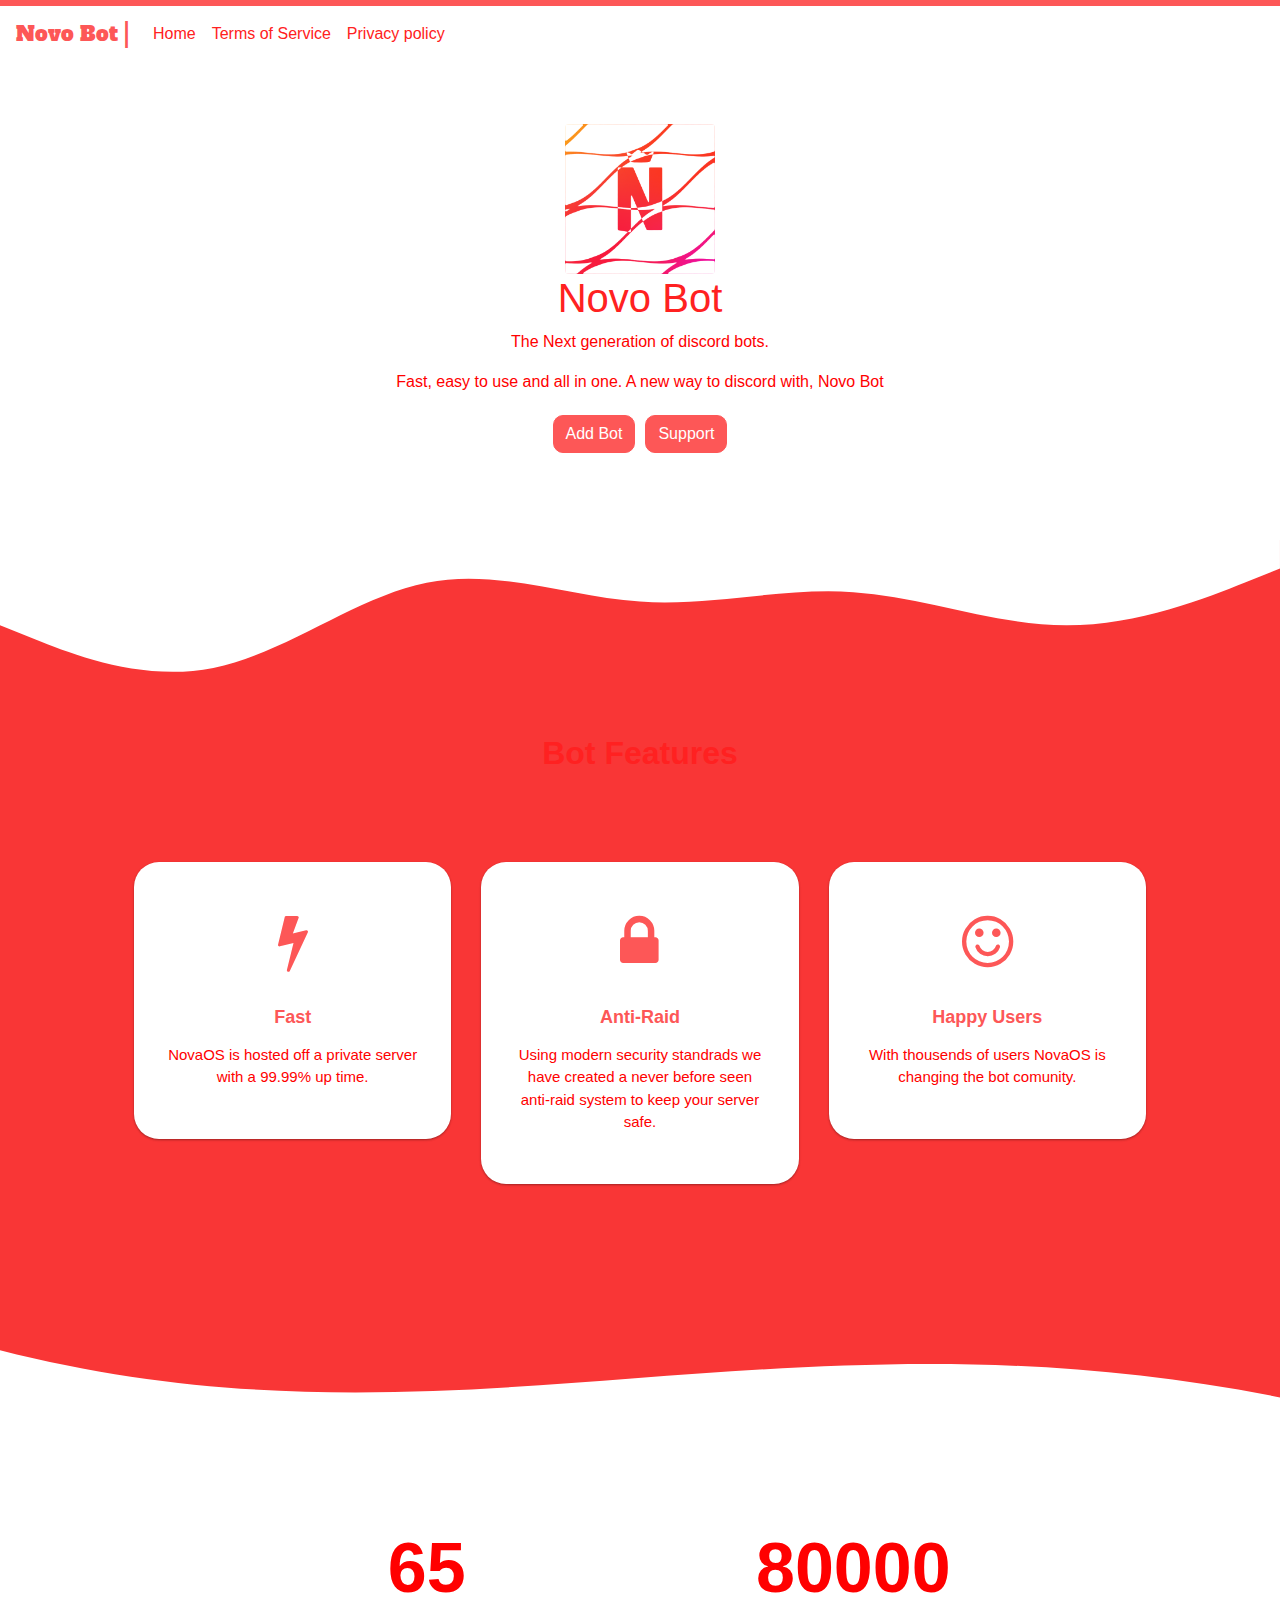
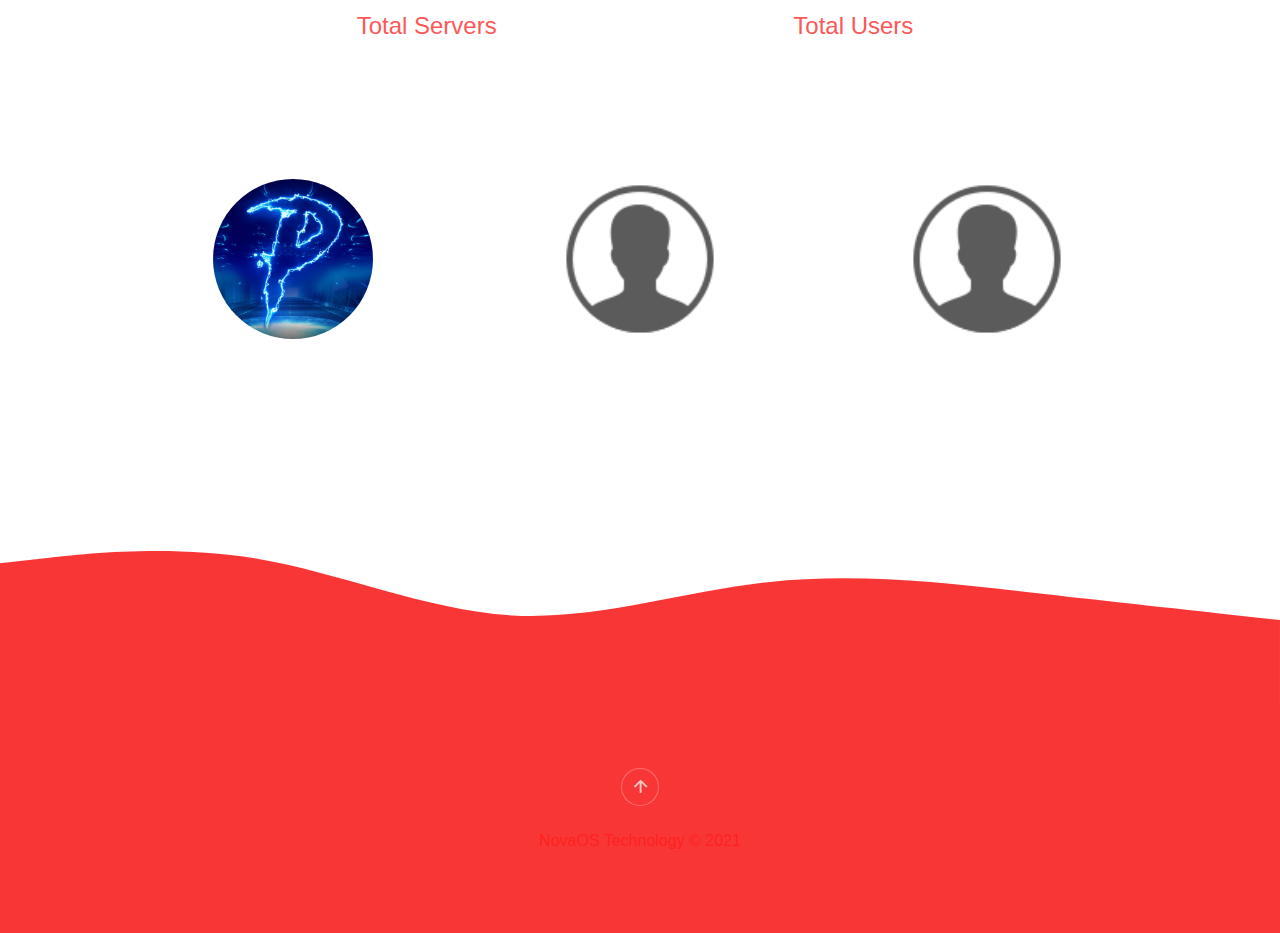
<file: index.html>
<!DOCTYPE html>
<html>

<head>
    <meta charset="utf-8">
    <meta name="viewport" content="width=device-width, initial-scale=1.0, shrink-to-fit=no">
    <title>Novo Bot</title>
    <meta name="description" content="A new way to discord with Novo Bot. Take full advantage of the easy to use systems and amazing features never seen in a bot before. Grow your comunity and Novo bot apart of it.">
    <meta name="theme-color" content="#f54254">
    <link rel="icon" type="image/png" sizes="300x250" href="assets/img/NovaOSv4.gif">
    <link rel="stylesheet" href="assets/bootstrap/css/bootstrap.min.css">
    <link rel="stylesheet" href="https://fonts.googleapis.com/css?family=Alfa+Slab+One">
    <link rel="stylesheet" href="assets/fonts/font-awesome.min.css">
    <link rel="stylesheet" href="assets/fonts/ionicons.min.css">
    <link rel="stylesheet" href="https://cdnjs.cloudflare.com/ajax/libs/animate.css/3.5.2/animate.min.css">
    <link rel="stylesheet" href="assets/css/styles.css">
</head>

<body style="background-color: var(--background);">
    <div id="top" style="height: 12px;">
        <nav class="navbar navbar-light navbar-expand fixed-top" style="color: var(--main-color);border-top-width: 6px;border-top-style: solid;background: var(--background);">
            <div class="container-fluid"><a class="navbar-brand" href="#" style="color: var(--main-color);font-family: 'Alfa Slab One', cursive;">Novo Bot |</a><button data-toggle="collapse" class="navbar-toggler" data-target="#navcol-1"><span class="sr-only">Toggle navigation</span><span class="navbar-toggler-icon"></span></button>
                <div
                    class="collapse navbar-collapse" id="navcol-1">
                    <ul class="nav navbar-nav">
						<li class="nav-item"><a class="nav-link active smoothScroll" href="#feature" style="color: var(--text-color);">Home</a></li>
                        <li class="nav-item"><a class="nav-link active smoothScroll" href="tos.html" style="color: var(--text-color);">Terms of Service</a></li>
                        <li class="nav-item"><a class="nav-link smoothScroll" href="privacy.html" style="color: var(--text-color);">Privacy policy</a></li>
                    </ul>
            </div>
    </div>
    </nav>
    </div>
    <header class="d-xl-flex flex-column justify-content-xl-center align-items-xl-center" style="height: 418px;text-align: center;margin: 55px;"><img class="rounded" src="assets/img/NovaOSv4.gif" width="150" height="150" style="margin-top: 30px;">
        <h1 class="d-xl-flex justify-content-xl-start" style="color: var(--text-color);">Novo Bot</h1>
        <p style="color: var(--secondary-text-color);">The Next generation of discord bots.</p>
		<p style="color: var(--secondary-text-color);">Fast, easy to use and all in one. A new way to discord with, Novo Bot</p>
        <div class="tada animated"><div role="group" class="btn-group">    <a href="https://discord.com/api/oauth2/authorize?client_id=717821958104023050&permissions=8&scope=bot" class="btn btn-primary shadow-none" type="button" style="margin: 5px;background-color: var(--main-color);border-color: var(--main-color);border-radius: 10px;">Add Bot</a>
	
	<a class="btn btn-primary smoothScroll shadow-none" role="button" style="margin: 5px;background-color: var(--main-color);border-color: var(--main-color);border-radius: 10px;"
        href="#feature">Support</a></div></div>
    </header>
    <div id="feature" style="height: 90px;background: var(--secondary);"><div><svg xmlns="http://www.w3.org/2000/svg" viewBox="0 0 1440 320"><path fill="var(--background)" fill-opacity="1" d="M0,96L40,112C80,128,160,160,240,144C320,128,400,64,480,48C560,32,640,64,720,69.3C800,75,880,53,960,58.7C1040,64,1120,96,1200,96C1280,96,1360,64,1400,48L1440,32L1440,0L1400,0C1360,0,1280,0,1200,0C1120,0,1040,0,960,0C880,0,800,0,720,0C640,0,560,0,480,0C400,0,320,0,240,0C160,0,80,0,40,0L0,0Z"></path></svg></div></div>
    <div class="features-boxed" style="background: var(--secondary);">
        <div class="container" style="color: var(--main-color);">
            <div class="intro">
                <h2 class="text-center" style="color: var(--text-color);">Bot Features</h2>
            </div>
            <div class="row justify-content-center features">
                <div class="col-sm-6 col-md-5 col-lg-4 item">
                    <div id="features" class="box" style="/*border-radius: 34px;*/"><i class="fa fa-bolt icon" style="color: var(--main-color);"></i>
                        <h3 class="name">Fast</h3>
                        <p class="description" style="color: var(--secondary-text-color);">NovaOS is hosted off a private server with a 99.99% up time.<br></p>
                    </div>
                </div>
                <div class="col-sm-6 col-md-5 col-lg-4 item">
                    <div id="features" class="box"><i class="fa fa-lock icon" style="color: var(--main-color);"></i>
                        <h3 class="name">Anti-Raid</h3>
                        <p class="description" style="color: var(--secondary-text-color);">Using modern security standrads we have created a never before seen anti-raid system to keep your server safe.<br></p>
                    </div>
                </div>
                <div class="col-sm-6 col-md-5 col-lg-4 item">
                    <div id="features" class="box"><i class="fa fa-smile-o icon" style="color: var(--main-color);"></i>
                        <h3 class="name">Happy Users</h3>
                        <p class="description" style="color: var(--secondary-text-color);">With thousends of users NovaOS is changing the bot comunity.<br></p>
                    </div>
     				
					
                </div>
            </div>
        </div>
        <div></div>
    </div>
    <div style="background-color: var(--background);"><div style="height: 150px; overflow: hidden;" ><svg viewBox="0 0 500 150" preserveAspectRatio="none" style="height: 100%; width: 100%;"><path d="M-41.53,-9.56 C167.83,173.98 302.14,-60.89 534.09,89.10 L500.00,0.00 L0.00,0.00 Z" style="stroke: none; fill: var(--secondary);"></path></svg></div></div>
    <div id="commands">
        <section>
            <div class="container-fluid text-white">
                <div class="row row-cols-3 justify-content-center" style="color: var(--secondary-text-color);">
                    <div class="col-auto col-md-6 col-lg-4 text-center pb-5 pt-5 number-item love_counter">
                        <h1 class="love_count" style="font-size: 70px;"><strong>65</strong></h1>
                        <h4 style="color: var(--main-color);margin-top: -6px;">Total Servers</h4>
                    </div>
                    <div class="col-auto col-lg-4 text-center align-self-center pb-5 pt-5 love_counter">
                        <h1 class="love_count" style="font-size: 70px;"><strong>80000</strong></h1>
                        <h4 style="color: var(--main-color);margin-top: -6px;">Total Users</h4>
                    </div>
                </div>
            </div>
        </section><div class="container">
            <div class="intro"></div>
            <div class="row row-cols-4 d-flex d-xl-flex justify-content-center justify-content-xl-center people" style="padding-bottom: 0px;">
                <div class="col-auto col-md-6 col-lg-4 yeet"><a href="https://discord.gg/packed" target="_blank"><img class="rounded-circle partner" src="assets/img/packing.png"></a></div>
                <div class="col-auto col-md-6 col-lg-4 yeet"><a href="https://discord.gg/" target="_blank"><img class="rounded-circle partner" src="assets/img/ComingSoon.png"></a></div>
                <div class="col-auto col-md-6 col-lg-4 yeet"><a href="https://discord.gg/" target="_blank"><img class="rounded-circle partner" src="assets/img/ComingSoon.png"></a></div>
            </div>
        </div>
    </div>

<svg xmlns="http://www.w3.org/2000/svg" viewBox="0 0 1440 320"><path fill="var(--secondary)" fill-opacity="1" d="M0,160L48,154.7C96,149,192,139,288,154.7C384,171,480,213,576,218.7C672,224,768,192,864,181.3C960,171,1056,181,1152,192C1248,203,1344,213,1392,218.7L1440,224L1440,320L1392,320C1344,320,1248,320,1152,320C1056,320,960,320,864,320C768,320,672,320,576,320C480,320,384,320,288,320C192,320,96,320,48,320L0,320Z"></path></svg>
    <div class="footer-dark" style="background: var(--secondary);padding-top: 0px;padding-bottom: 0px;">
        <div class="container">
            <div class="row">
                <div class="col item social"><a class="smoothScroll" href="#top"><i class="icon ion-android-arrow-up"></i></a></div>
            </div>
            <p class="copyright" style="color: var(--text-color);">NovaOS Technology © 2021</p>
            <p class="copyright" style="color: var(--text-color);padding: 0px;">
        </div>
    </div>
    <script src="assets/js/jquery.min.js"></script>
    <script src="assets/bootstrap/js/bootstrap.min.js"></script>
    <script src="assets/js/Counting.js"></script>
    <script src="assets/js/untitled.js"></script>
</body>

</html>
</file>
<file: assets/css/styles.css>
:root {
  --main-color: #fd5757;
  --background: #ffffff;
  --secondary: #f93636;
  --link: #f93636;
  --text-color: #ff2121;
  --secondary-text-color: #ff0000;
}

/* scroll bar */

::-webkit-scrollbar {
  width: 8px;
}

::-webkit-scrollbar-track {
  background: black;
}

::-webkit-scrollbar-thumb {
  background: var(--main-color);
}

.footer-dark {
  padding: 50px 0;
}

.footer-dark .item.text {
  margin-bottom: 36px;
}

.footer-dark .item.social {
  text-align: center;
}

.footer-dark .item.social > a {
  font-size: 20px;
  width: 36px;
  height: 36px;
  line-height: 36px;
  display: inline-block;
  text-align: center;
  border-radius: 50%;
  box-shadow: 0 0 0 1px rgba(255,255,255,0.4);
  margin: 0 8px;
  color: #fff;
  opacity: 0.75;
}

.footer-dark .item.social > a:hover {
  background-color: #474350;
}

.footer-dark .copyright {
  text-align: center;
  padding-top: 24px;
}

/* features */

.features-boxed {
  color: #313437;
  background-color: #eef4f7;
}

.features-boxed p {
  color: #7d8285;
}

.features-boxed h2 {
  font-weight: bold;
  margin-bottom: 40px;
  padding-top: 40px;
  color: inherit;
}

@media (max-width:767px) {
  .features-boxed h2 {
    margin-bottom: 25px;
    padding-top: 25px;
    font-size: 24px;
  }
}

.features-boxed .intro {
  font-size: 16px;
  max-width: 500px;
  margin: 0 auto;
}

.features-boxed .intro p {
  margin-bottom: 0;
}

.features-boxed .features {
  padding: 50px 0;
}

.features-boxed .item {
  text-align: center;
}

.features-boxed .item .box {
  text-align: center;
  padding: 30px;
  background-color: #fff;
  margin-bottom: 30px;
}

.features-boxed .item .icon {
  font-size: 60px;
  color: #1485ee;
  margin-top: 20px;
  margin-bottom: 35px;
}

.features-boxed .item .name {
  font-weight: bold;
  font-size: 18px;
  margin-bottom: 8px;
  margin-top: 0;
  color: inherit;
}

.features-boxed .item .description {
  font-size: 15px;
  margin-top: 15px;
  margin-bottom: 20px;
}

a:hover {
  text-decoration: none;
  color: var(--main-color);
}

.shadow-lg.box:hover {
  background: rgb(244,241,241);
  box-shadow: 0 14px 28px rgba(0,0,0,0.25), 0 10px 10px rgba(0,0,0,0.22);
}

a {
  color: var(--main-color);
}

/* accordion */

* {
  box-sizing: border-box;
}

*::before, *::after {
  box-sizing: border-box;
}

.container {
  margin: 0 auto;
  padding: 4rem;
  color: var(--secondary-text-color);
}

.accordion .accordion-item {
  border-bottom: 1px solid var(--text-color);
}

.accordion .accordion-item button[aria-expanded='true'] {
  border-bottom: 1px solid var(--link);
}

.accordion button {
  position: relative;
  display: block;
  text-align: left;
  width: 100%;
  padding: 1em 0;
  color: var(--text-color);
  font-size: 1.15rem;
  font-weight: 400;
  border: none;
  background: none;
  outline: none;
}

.accordion button:hover, .accordion button:focus {
  cursor: pointer;
  color: var(--link);
}

.accordion button:hover::after, .accordion button:focus::after {
  cursor: pointer;
  color: var(--link);
  border-right: 1px solid var(--link);
}

.accordion button .accordion-title {
  padding: 1em 1.5em 1em 0;
}

.accordion button .icon {
  display: inline-block;
  position: absolute;
  top: 18px;
  right: 0;
  width: 22px;
  height: 22px;
}

.accordion button .icon::before {
  display: block;
  position: absolute;
  content: '';
  top: 9px;
  left: 5px;
  width: 10px;
  height: 2px;
  background: currentColor;
}

.accordion button .icon::after {
  display: block;
  position: absolute;
  content: '';
  top: 5px;
  left: 9px;
  width: 2px;
  height: 10px;
  background: currentColor;
}

.accordion button[aria-expanded='true'] {
  color: var(--link);
}

.accordion button[aria-expanded='true'] .icon::after {
  width: 0;
}

.accordion button[aria-expanded='true'] + .accordion-content {
  opacity: 1;
  max-height: 250em;
  transition: all 200ms linear;
  will-change: opacity, max-height;
}

.accordion .accordion-content {
  opacity: 0;
  max-height: 0;
  overflow: hidden;
  transition: opacity 200ms linear, max-height 200ms linear;
  will-change: opacity, max-height;
}

.accordion .accordion-content p {
  font-size: 1rem;
  font-weight: 300;
  margin: 2em 0;
}

div#features {
  box-shadow: 0 1px 3px rgba(0,0,0,0.12), 0 1px 2px rgba(0,0,0,0.24);
  transition: all 0.3s cubic-bezier(.25,.8,.25,1);
  border-radius: 25px;
  background: var(--background);
}

div#features:hover {
  box-shadow: 0 14px 28px rgba(0,0,0,0.25), 0 10px 10px rgba(0,0,0,0.22);
}

.partner:hover {
  border-radius: 598px;
  border-style: solid;
  border-color: var(--main-color);
}

.partner {
  width: 160px;
  height: 160px;
  transition: all 200ms linear;
}

.yeet {
  text-align: center;
  padding: 18px;
}
</file>
